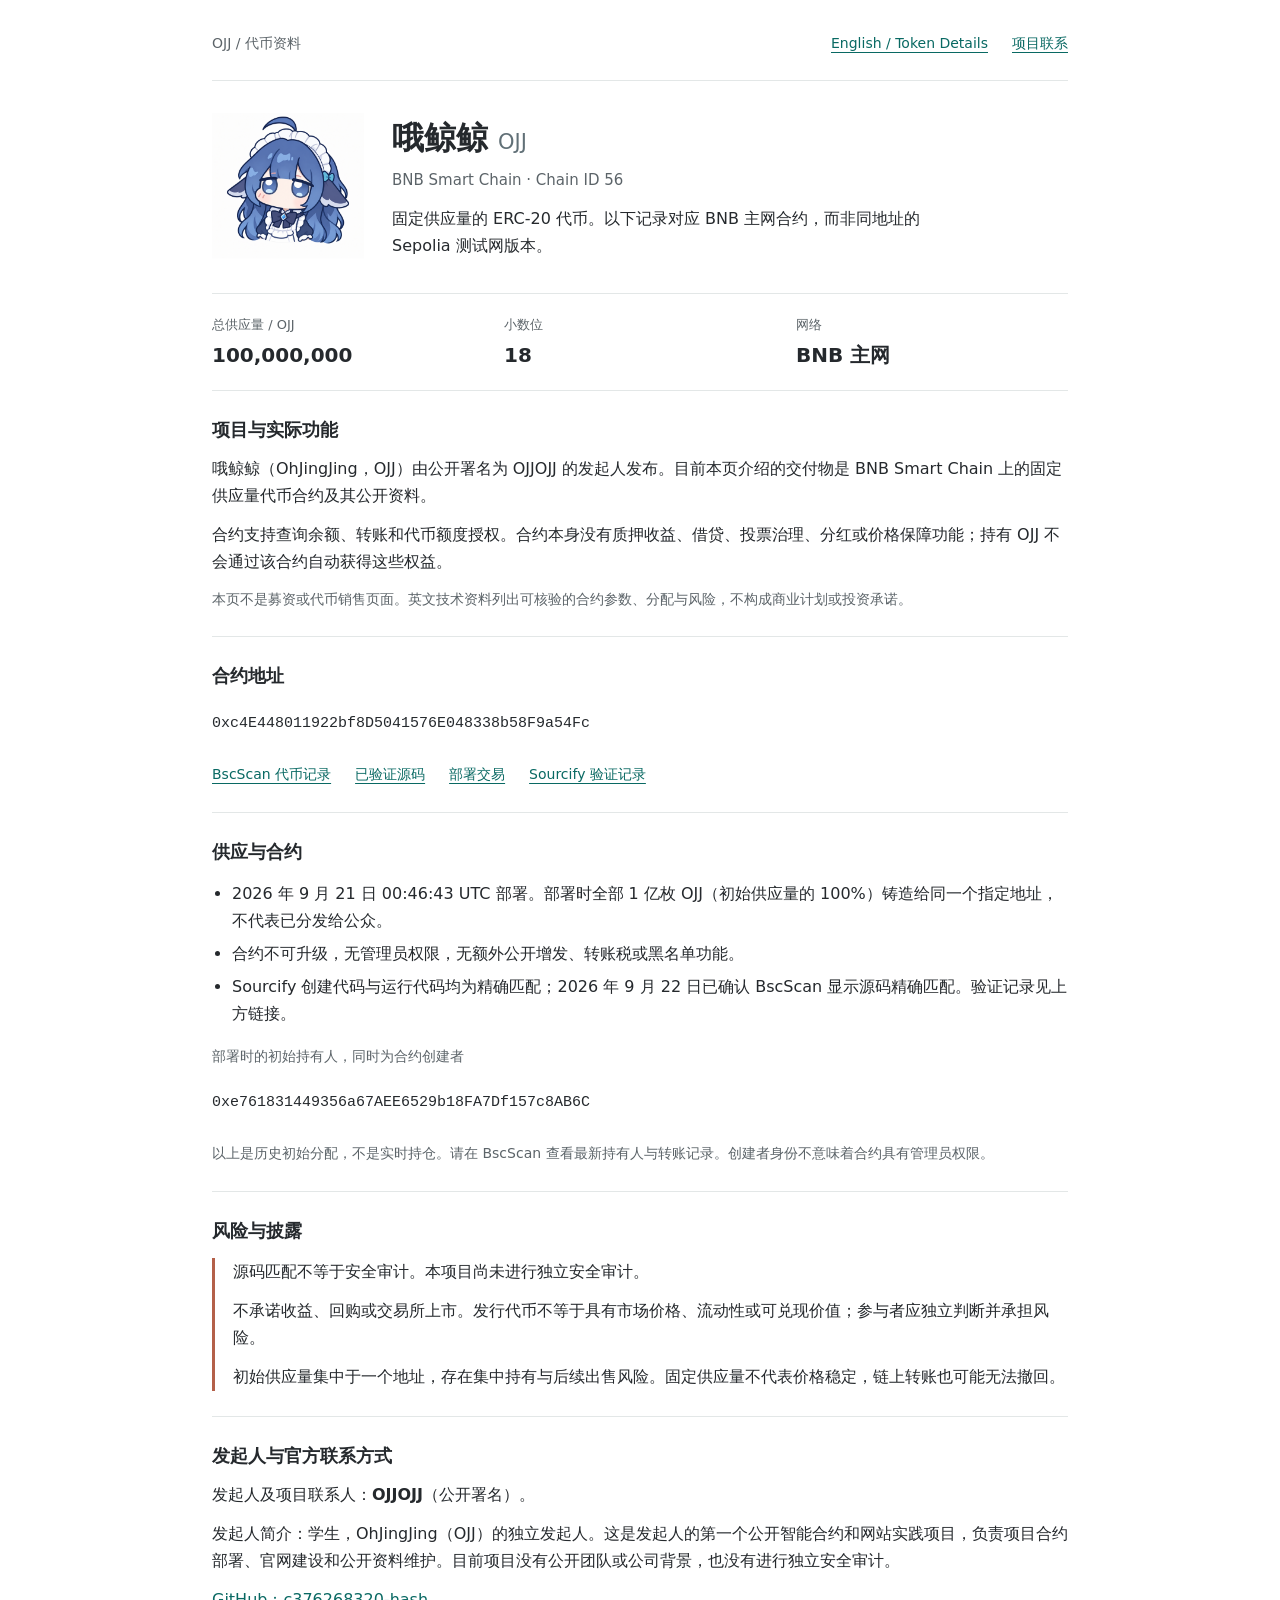
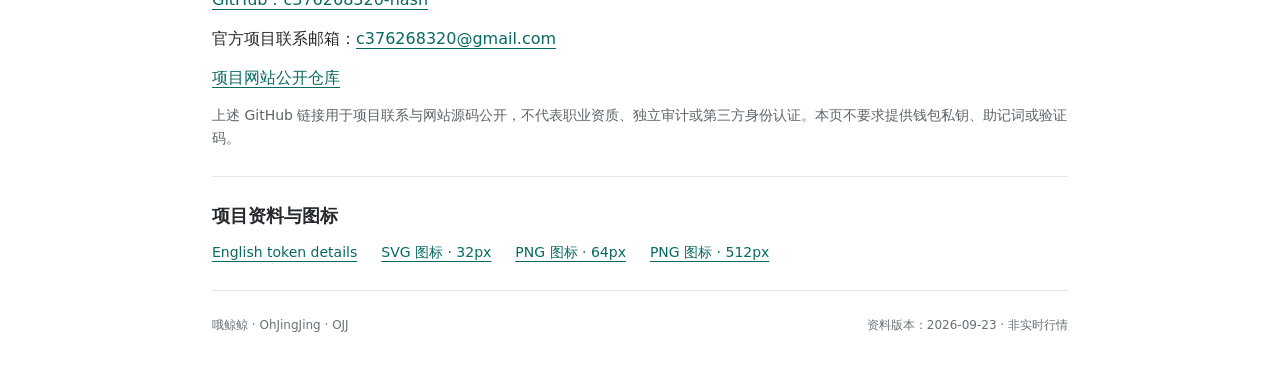
<file: index.html>
<!doctype html>
<html lang="zh-CN">
<head>
  <meta charset="utf-8">
  <meta name="viewport" content="width=device-width, initial-scale=1">
  <meta name="description" content="哦鲸鲸 OJJ 的代币资料：BNB Smart Chain 合约、固定供应量、源码验证和项目联系方式。">
  <meta name="theme-color" content="#ffffff">
  <title>哦鲸鲸 OJJ | 代币资料</title>
  <link rel="icon" type="image/png" href="assets/ojj-64.png">
  <link rel="stylesheet" href="assets/site.css">
  <link rel="alternate" hreflang="en" href="token-details.html">
</head>
<body>
  <main class="page">
    <header class="top">
      <span>OJJ / 代币资料</span>
      <nav aria-label="资料导航">
        <a href="token-details.html" lang="en" hreflang="en">English / Token Details</a>
        <a href="#contact">项目联系</a>
      </nav>
    </header>
    <div class="identity">
      <img src="assets/ojj-512.png" alt="哦鲸鲸蓝发女孩头像" width="152" height="152">
      <div>
        <h1>哦鲸鲸<span>OJJ</span></h1>
        <p class="subtitle">BNB Smart Chain · Chain ID 56</p>
        <p class="lead">固定供应量的 ERC-20 代币。以下记录对应 BNB 主网合约，而非同地址的 Sepolia 测试网版本。</p>
      </div>
    </div>
    <dl class="metrics">
      <div><dt>总供应量 / OJJ</dt><dd>100,000,000</dd></div>
      <div><dt>小数位</dt><dd>18</dd></div>
      <div><dt>网络</dt><dd>BNB 主网</dd></div>
    </dl>
    <section aria-labelledby="project">
      <h2 id="project">项目与实际功能</h2>
      <p>哦鲸鲸（OhJingJing，OJJ）由公开署名为 OJJOJJ 的发起人发布。目前本页介绍的交付物是 BNB Smart Chain 上的固定供应量代币合约及其公开资料。</p>
      <p>合约支持查询余额、转账和代币额度授权。合约本身没有质押收益、借贷、投票治理、分红或价格保障功能；持有 OJJ 不会通过该合约自动获得这些权益。</p>
      <p class="muted">本页不是募资或代币销售页面。英文技术资料列出可核验的合约参数、分配与风险，不构成商业计划或投资承诺。</p>
    </section>
    <section aria-labelledby="contract">
      <h2 id="contract">合约地址</h2>
      <code class="address">0xc4E448011922bf8D5041576E048338b58F9a54Fc</code>
      <div class="links">
        <a href="https://bscscan.com/token/0xc4E448011922bf8D5041576E048338b58F9a54Fc" target="_blank" rel="noopener noreferrer">BscScan 代币记录</a>
        <a href="https://bscscan.com/address/0xc4E448011922bf8D5041576E048338b58F9a54Fc#code" target="_blank" rel="noopener noreferrer">已验证源码</a>
        <a href="https://bscscan.com/tx/0x935edf580eb292f3fdd97651b072a8be2f52781cfb6a9a2c7f84557f1eded922" target="_blank" rel="noopener noreferrer">部署交易</a>
        <a href="https://sourcify.dev/server/v2/contract/56/0xc4E448011922bf8D5041576E048338b58F9a54Fc" target="_blank" rel="noopener noreferrer">Sourcify 验证记录</a>
      </div>
    </section>
    <section aria-labelledby="supply">
      <h2 id="supply">供应与合约</h2>
      <ul class="facts">
        <li>2026 年 9 月 21 日 00:46:43 UTC 部署。部署时全部 1 亿枚 OJJ（初始供应量的 100%）铸造给同一个指定地址，不代表已分发给公众。</li>
        <li>合约不可升级，无管理员权限，无额外公开增发、转账税或黑名单功能。</li>
        <li>Sourcify 创建代码与运行代码均为精确匹配；2026 年 9 月 22 日已确认 BscScan 显示源码精确匹配。验证记录见上方链接。</li>
      </ul>
      <p class="muted spaced">部署时的初始持有人，同时为合约创建者</p>
      <code class="address">0xe761831449356a67AEE6529b18FA7Df157c8AB6C</code>
      <p class="muted">以上是历史初始分配，不是实时持仓。请在 BscScan 查看最新持有人与转账记录。创建者身份不意味着合约具有管理员权限。</p>
    </section>
    <section aria-labelledby="disclosure">
      <h2 id="disclosure">风险与披露</h2>
      <div class="risk">
        <p>源码匹配不等于安全审计。本项目尚未进行独立安全审计。</p>
        <p>不承诺收益、回购或交易所上市。发行代币不等于具有市场价格、流动性或可兑现价值；参与者应独立判断并承担风险。</p>
        <p>初始供应量集中于一个地址，存在集中持有与后续出售风险。固定供应量不代表价格稳定，链上转账也可能无法撤回。</p>
      </div>
    </section>
    <section aria-labelledby="contact" class="contact">
      <h2 id="contact">发起人与官方联系方式</h2>
      <p>发起人及项目联系人：<strong>OJJOJJ</strong>（公开署名）。</p>
      <p>发起人简介：学生，OhJingJing（OJJ）的独立发起人。这是发起人的第一个公开智能合约和网站实践项目，负责项目合约部署、官网建设和公开资料维护。目前项目没有公开团队或公司背景，也没有进行独立安全审计。</p>
      <p><a href="https://github.com/c376268320-hash" target="_blank" rel="noopener noreferrer">GitHub：c376268320-hash</a></p>
      <p>官方项目联系邮箱：<a href="mailto:c376268320@gmail.com">c376268320@gmail.com</a></p>
      <p><a href="https://github.com/c376268320-hash/ojj-website" target="_blank" rel="noopener noreferrer">项目网站公开仓库</a></p>
      <p class="muted">上述 GitHub 链接用于项目联系与网站源码公开，不代表职业资质、独立审计或第三方身份认证。本页不要求提供钱包私钥、助记词或验证码。</p>
    </section>
    <section aria-labelledby="downloads">
      <h2 id="downloads">项目资料与图标</h2>
      <div class="links">
        <a href="token-details.html" lang="en">English token details</a>
        <a href="assets/ojj-32.svg" download="OJJ-logo-32.svg">SVG 图标 · 32px</a>
        <a href="assets/ojj-64.png" download="OJJ-logo-64.png">PNG 图标 · 64px</a>
        <a href="assets/ojj-512.png" download="OJJ-logo-512.png">PNG 图标 · 512px</a>
      </div>
    </section>
    <footer><span>哦鲸鲸 · OhJingJing · OJJ</span><span>资料版本：2026-09-23 · 非实时行情</span></footer>
  </main>
</body>
</html>
</file>
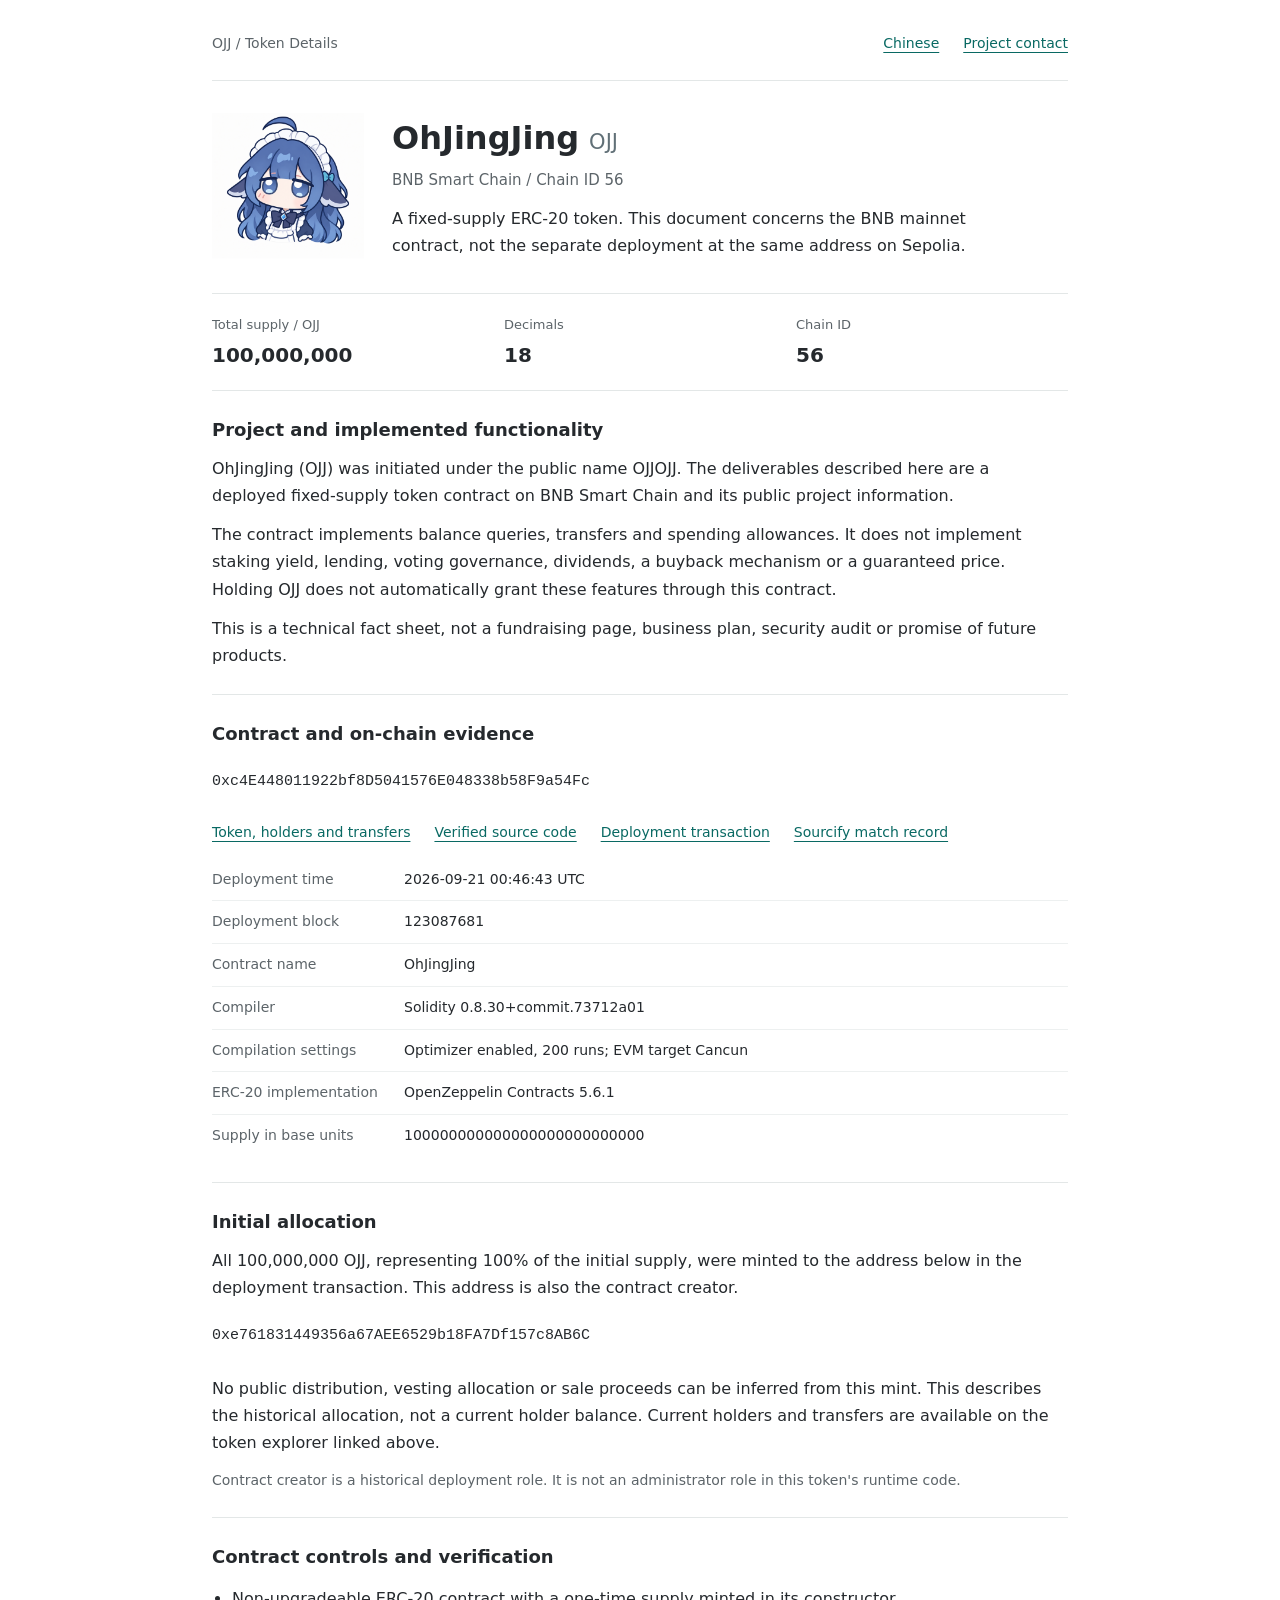
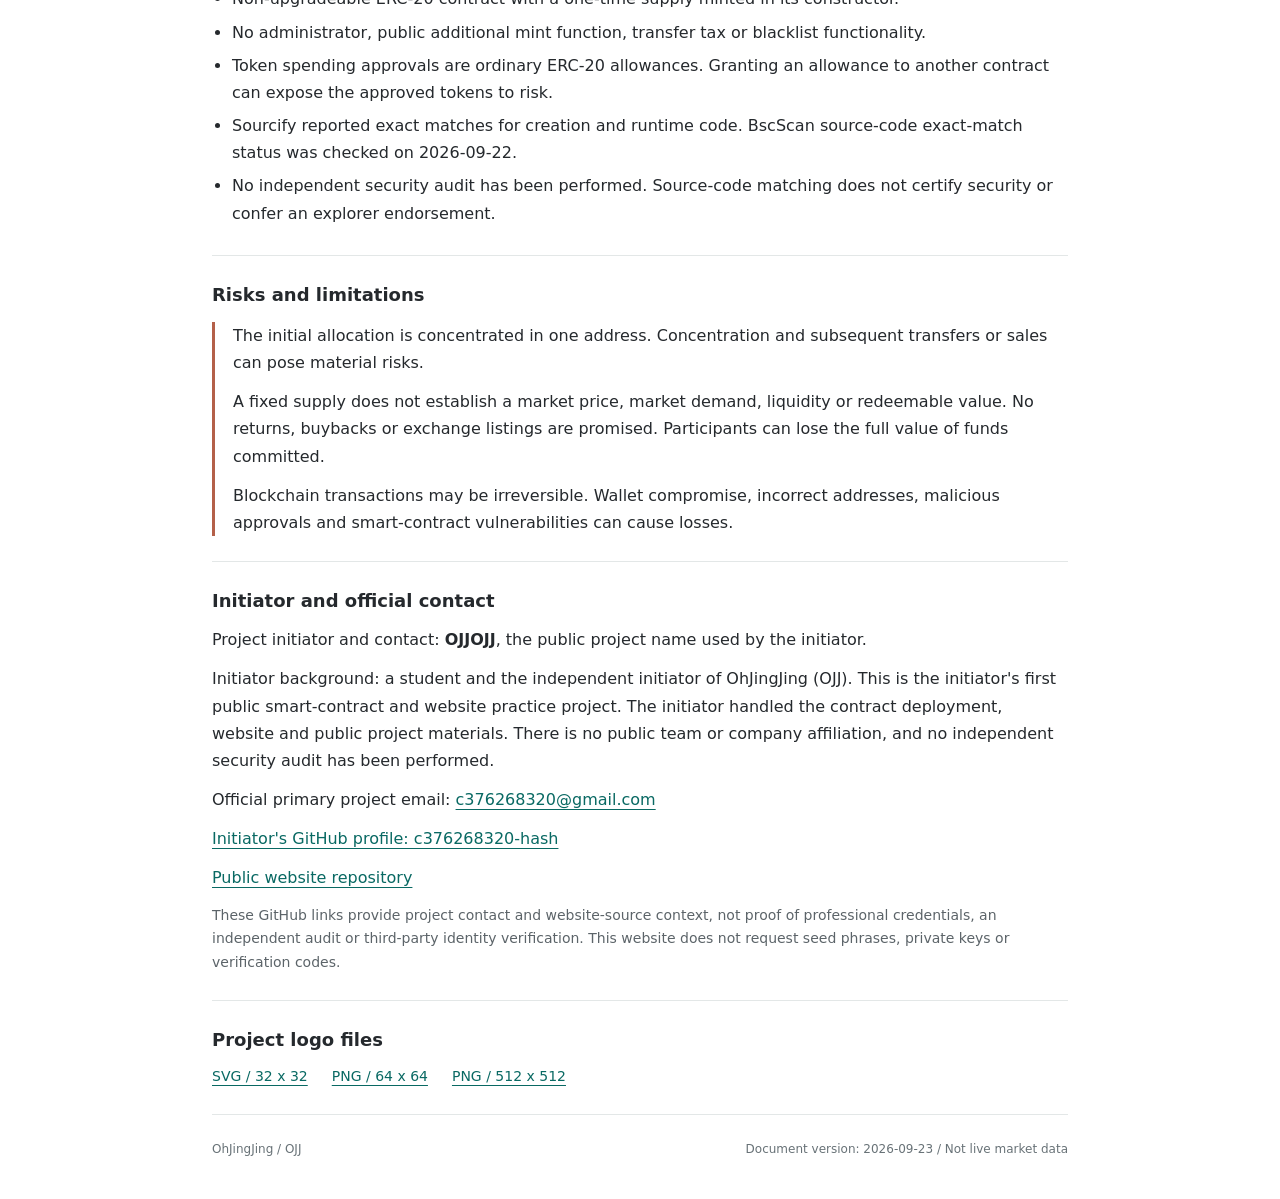
<file: token-details.html>
<!doctype html>
<html lang="en">
<head>
  <meta charset="utf-8">
  <meta name="viewport" content="width=device-width, initial-scale=1">
  <meta name="description" content="OhJingJing (OJJ): BNB Smart Chain contract, supply, initial allocation, verified source, risks and official project contact.">
  <meta name="theme-color" content="#ffffff">
  <title>OhJingJing (OJJ) | Token Details</title>
  <link rel="icon" type="image/png" href="assets/ojj-64.png">
  <link rel="stylesheet" href="assets/site.css">
  <link rel="alternate" hreflang="zh-CN" href="index.html">
</head>
<body>
  <main class="page">
    <header class="top">
      <span>OJJ / Token Details</span>
      <nav aria-label="Information navigation">
        <a href="index.html" hreflang="zh-CN">Chinese</a>
        <a href="#contact">Project contact</a>
      </nav>
    </header>
    <div class="identity">
      <img src="assets/ojj-512.png" alt="OJJ blue-haired character avatar" width="152" height="152">
      <div>
        <h1>OhJingJing<span>OJJ</span></h1>
        <p class="subtitle">BNB Smart Chain / Chain ID 56</p>
        <p class="lead">A fixed-supply ERC-20 token. This document concerns the BNB mainnet contract, not the separate deployment at the same address on Sepolia.</p>
      </div>
    </div>
    <dl class="metrics">
      <div><dt>Total supply / OJJ</dt><dd>100,000,000</dd></div>
      <div><dt>Decimals</dt><dd>18</dd></div>
      <div><dt>Chain ID</dt><dd>56</dd></div>
    </dl>
    <section aria-labelledby="overview">
      <h2 id="overview">Project and implemented functionality</h2>
      <p>OhJingJing (OJJ) was initiated under the public name OJJOJJ. The deliverables described here are a deployed fixed-supply token contract on BNB Smart Chain and its public project information.</p>
      <p>The contract implements balance queries, transfers and spending allowances. It does not implement staking yield, lending, voting governance, dividends, a buyback mechanism or a guaranteed price. Holding OJJ does not automatically grant these features through this contract.</p>
      <p>This is a technical fact sheet, not a fundraising page, business plan, security audit or promise of future products.</p>
    </section>
    <section aria-labelledby="contract">
      <h2 id="contract">Contract and on-chain evidence</h2>
      <code class="address">0xc4E448011922bf8D5041576E048338b58F9a54Fc</code>
      <div class="links">
        <a href="https://bscscan.com/token/0xc4E448011922bf8D5041576E048338b58F9a54Fc" target="_blank" rel="noopener noreferrer">Token, holders and transfers</a>
        <a href="https://bscscan.com/address/0xc4E448011922bf8D5041576E048338b58F9a54Fc#code" target="_blank" rel="noopener noreferrer">Verified source code</a>
        <a href="https://bscscan.com/tx/0x935edf580eb292f3fdd97651b072a8be2f52781cfb6a9a2c7f84557f1eded922" target="_blank" rel="noopener noreferrer">Deployment transaction</a>
        <a href="https://sourcify.dev/server/v2/contract/56/0xc4E448011922bf8D5041576E048338b58F9a54Fc" target="_blank" rel="noopener noreferrer">Sourcify match record</a>
      </div>
      <dl class="specs spaced">
        <div><dt>Deployment time</dt><dd>2026-09-21 00:46:43 UTC</dd></div>
        <div><dt>Deployment block</dt><dd>123087681</dd></div>
        <div><dt>Contract name</dt><dd>OhJingJing</dd></div>
        <div><dt>Compiler</dt><dd>Solidity 0.8.30+commit.73712a01</dd></div>
        <div><dt>Compilation settings</dt><dd>Optimizer enabled, 200 runs; EVM target Cancun</dd></div>
        <div><dt>ERC-20 implementation</dt><dd>OpenZeppelin Contracts 5.6.1</dd></div>
        <div><dt>Supply in base units</dt><dd>100000000000000000000000000</dd></div>
      </dl>
    </section>
    <section aria-labelledby="allocation">
      <h2 id="allocation">Initial allocation</h2>
      <p>All 100,000,000 OJJ, representing 100% of the initial supply, were minted to the address below in the deployment transaction. This address is also the contract creator.</p>
      <code class="address">0xe761831449356a67AEE6529b18FA7Df157c8AB6C</code>
      <p>No public distribution, vesting allocation or sale proceeds can be inferred from this mint. This describes the historical allocation, not a current holder balance. Current holders and transfers are available on the token explorer linked above.</p>
      <p class="muted">Contract creator is a historical deployment role. It is not an administrator role in this token's runtime code.</p>
    </section>
    <section aria-labelledby="controls">
      <h2 id="controls">Contract controls and verification</h2>
      <ul class="facts">
        <li>Non-upgradeable ERC-20 contract with a one-time supply minted in its constructor.</li>
        <li>No administrator, public additional mint function, transfer tax or blacklist functionality.</li>
        <li>Token spending approvals are ordinary ERC-20 allowances. Granting an allowance to another contract can expose the approved tokens to risk.</li>
        <li>Sourcify reported exact matches for creation and runtime code. BscScan source-code exact-match status was checked on 2026-09-22.</li>
        <li>No independent security audit has been performed. Source-code matching does not certify security or confer an explorer endorsement.</li>
      </ul>
    </section>
    <section aria-labelledby="risks">
      <h2 id="risks">Risks and limitations</h2>
      <div class="risk">
        <p>The initial allocation is concentrated in one address. Concentration and subsequent transfers or sales can pose material risks.</p>
        <p>A fixed supply does not establish a market price, market demand, liquidity or redeemable value. No returns, buybacks or exchange listings are promised. Participants can lose the full value of funds committed.</p>
        <p>Blockchain transactions may be irreversible. Wallet compromise, incorrect addresses, malicious approvals and smart-contract vulnerabilities can cause losses.</p>
      </div>
    </section>
    <section aria-labelledby="contact" class="contact">
      <h2 id="contact">Initiator and official contact</h2>
      <p>Project initiator and contact: <strong>OJJOJJ</strong>, the public project name used by the initiator.</p>
      <p>Initiator background: a student and the independent initiator of OhJingJing (OJJ). This is the initiator's first public smart-contract and website practice project. The initiator handled the contract deployment, website and public project materials. There is no public team or company affiliation, and no independent security audit has been performed.</p>
      <p>Official primary project email: <a href="mailto:c376268320@gmail.com">c376268320@gmail.com</a></p>
      <p><a href="https://github.com/c376268320-hash" target="_blank" rel="noopener noreferrer">Initiator's GitHub profile: c376268320-hash</a></p>
      <p><a href="https://github.com/c376268320-hash/ojj-website" target="_blank" rel="noopener noreferrer">Public website repository</a></p>
      <p class="muted">These GitHub links provide project contact and website-source context, not proof of professional credentials, an independent audit or third-party identity verification. This website does not request seed phrases, private keys or verification codes.</p>
    </section>
    <section aria-labelledby="assets">
      <h2 id="assets">Project logo files</h2>
      <div class="links">
        <a href="assets/ojj-32.svg" download="OJJ-logo-32.svg">SVG / 32 x 32</a>
        <a href="assets/ojj-64.png" download="OJJ-logo-64.png">PNG / 64 x 64</a>
        <a href="assets/ojj-512.png" download="OJJ-logo-512.png">PNG / 512 x 512</a>
      </div>
    </section>
    <footer><span>OhJingJing / OJJ</span><span>Document version: 2026-09-23 / Not live market data</span></footer>
  </main>
</body>
</html>
</file>
<file: assets/site.css>
:root {
  color-scheme: light;
  font-family: system-ui, -apple-system, "Segoe UI", "Microsoft YaHei", sans-serif;
  color: #25292d;
  background: #fff;
  line-height: 1.7;
  letter-spacing: 0;
}
* { box-sizing: border-box; }
body { margin: 0; }
a { color: #096963; text-underline-offset: 4px; overflow-wrap: anywhere; }
a:hover { color: #04433f; }
a:focus-visible { outline: 3px solid #a4523f; outline-offset: 5px; }
.page { max-width: 920px; margin: auto; padding: 32px 32px 40px; }
.top { display: flex; align-items: center; justify-content: space-between; flex-wrap: wrap; gap: 12px 24px; padding-bottom: 24px; border-bottom: 1px solid #e3e7e7; font-size: 14px; color: #5c6469; }
.top nav { display: flex; flex-wrap: wrap; gap: 12px 24px; }
.identity { display: grid; grid-template-columns: 152px minmax(0, 1fr); gap: 28px; align-items: center; padding: 32px 0 28px; }
.identity img { display: block; width: 152px; height: 152px; object-fit: contain; }
h1 { font-size: 32px; line-height: 1.3; margin: 0 0 8px; font-weight: 650; overflow-wrap: anywhere; }
h1 span { font-size: 21px; font-weight: 500; color: #617077; margin-left: 10px; }
.subtitle { margin: 0; color: #5c6469; font-size: 15px; }
.lead { margin: 12px 0 0; font-size: 16px; max-width: 590px; }
.metrics { display: grid; grid-template-columns: repeat(3, minmax(0, 1fr)); margin: 0; padding: 20px 0; border-top: 1px solid #e3e7e7; border-bottom: 1px solid #e3e7e7; gap: 20px; }
dt { font-size: 13px; color: #5c6469; }
dd { margin: 5px 0 0; font-size: 20px; font-weight: 600; line-height: 1.45; font-variant-numeric: tabular-nums; }
section { padding: 25px 0; border-bottom: 1px solid #e3e7e7; }
h2 { font-size: 18px; line-height: 1.5; font-weight: 650; margin: 0 0 12px; }
p { margin: 0 0 12px; }
p:last-child { margin-bottom: 0; }
.address { display: block; margin: 10px 0 16px; padding: 10px 0; font-family: ui-monospace, Consolas, monospace; font-size: 15px; line-height: 1.7; overflow-wrap: anywhere; user-select: all; }
.links { display: flex; flex-wrap: wrap; gap: 12px 24px; font-size: 14px; }
.facts { margin: 0; padding: 0 0 0 20px; }
.facts li { padding: 3px 0; overflow-wrap: anywhere; }
.muted { color: #5c6469; font-size: 14px; }
.spaced { margin-top: 14px; }
.risk { border-left: 3px solid #b46049; padding-left: 18px; margin-top: 14px; }
.contact { overflow-wrap: anywhere; }
.specs { margin: 0; }
.specs.spaced { margin-top: 14px; }
.specs > div { display: grid; grid-template-columns: 180px minmax(0, 1fr); gap: 12px; padding: 9px 0; border-bottom: 1px solid #edf0f0; }
.specs > div:last-child { border-bottom: 0; }
.specs dt, .specs dd { font-size: 14px; line-height: 1.7; margin: 0; font-weight: 400; overflow-wrap: anywhere; }
footer { display: flex; justify-content: space-between; gap: 12px; flex-wrap: wrap; padding-top: 24px; color: #687277; font-size: 12px; }
@media (max-width: 580px) {
  .page { padding: 20px 20px 28px; }
  .top { font-size: 12px; padding-bottom: 18px; }
  .identity { grid-template-columns: 96px minmax(0, 1fr); gap: 16px; padding: 24px 0; }
  .identity img { width: 96px; height: 96px; }
  h1 { font-size: 24px; }
  h1 span { display: block; margin: 4px 0 0; font-size: 17px; }
  .identity .lead { font-size: 14px; }
  .subtitle { font-size: 13px; }
  .metrics { gap: 12px; grid-template-columns: 1.4fr .8fr .8fr; }
  dd { font-size: 17px; }
  dt { font-size: 12px; }
  .address { font-size: 13px; }
  .links { gap: 10px 18px; }
  section { padding: 22px 0; }
  .specs > div { grid-template-columns: 1fr; gap: 2px; }
}
@media print {
  .page { max-width: none; padding: 0; }
  .top nav { display: none; }
  a { color: inherit; }
  .identity img { width: 96px; height: 96px; }
  section { break-inside: avoid; }
}
</file>
